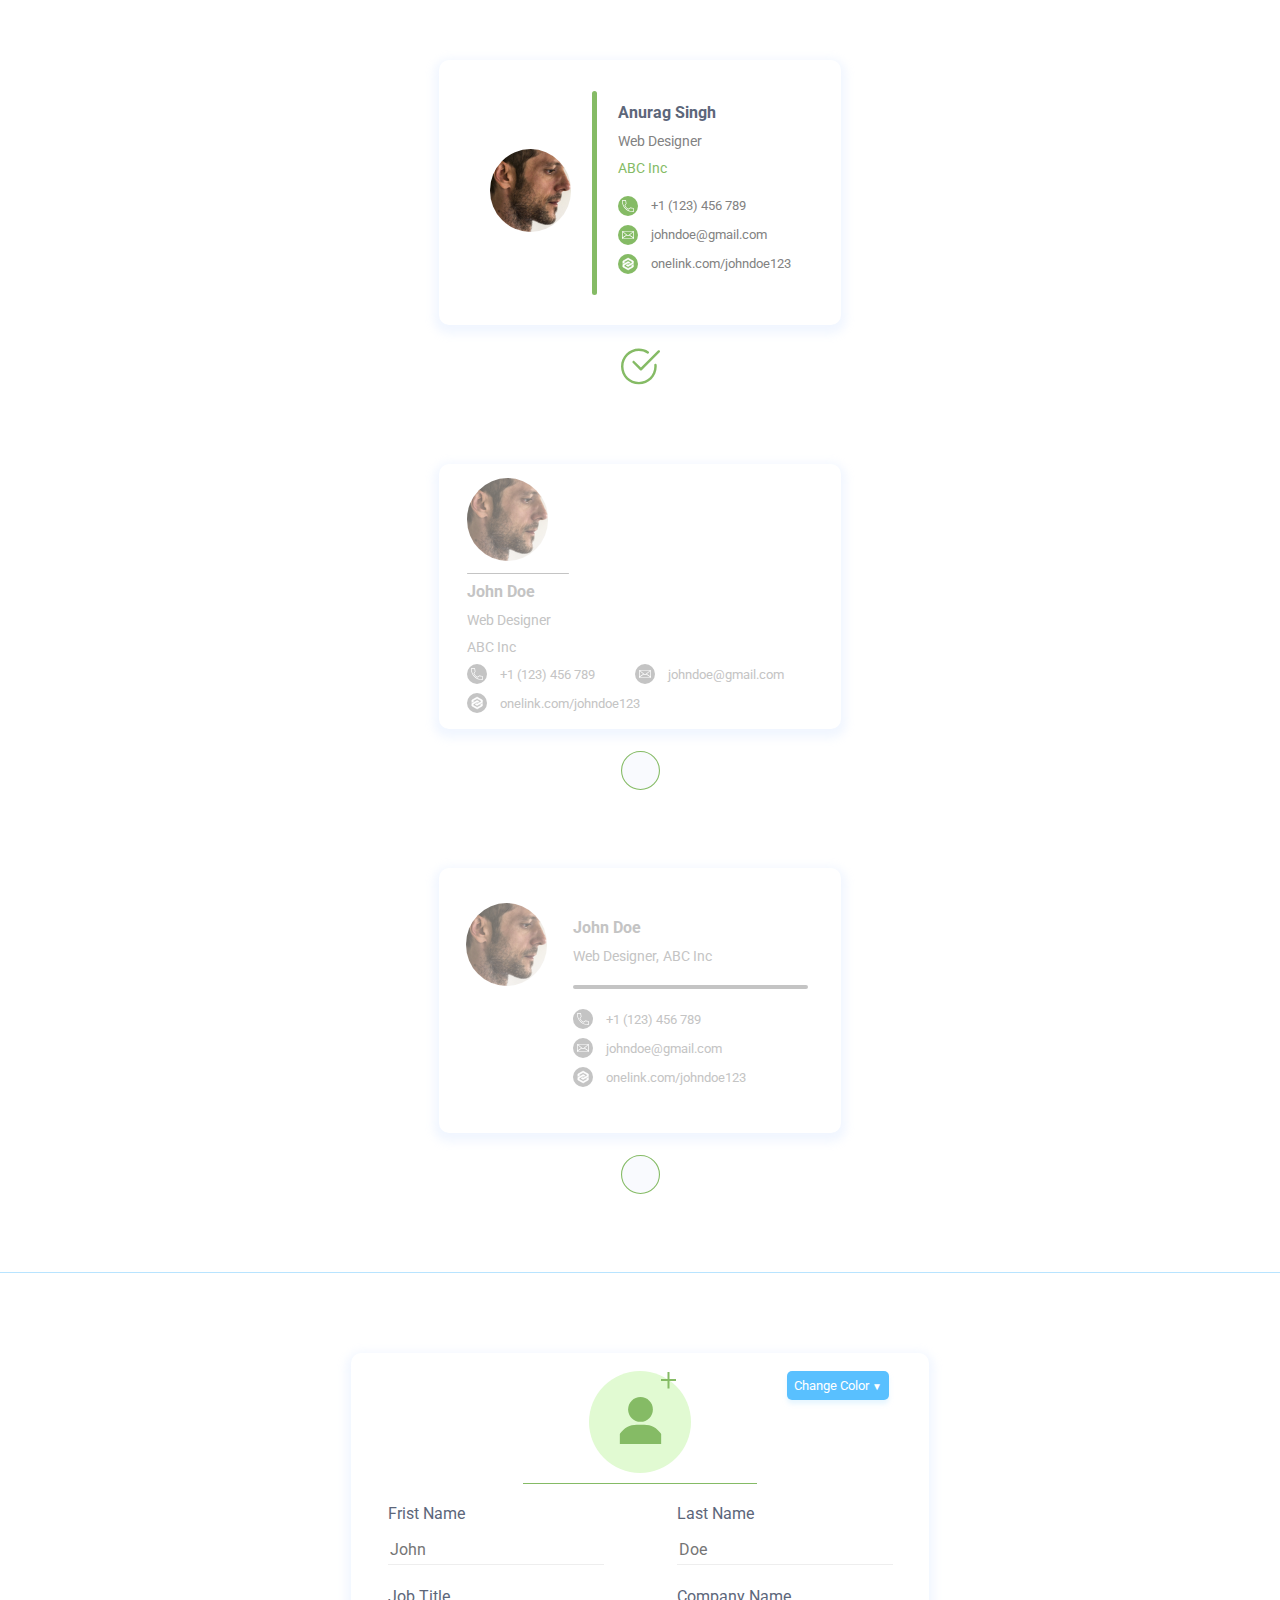
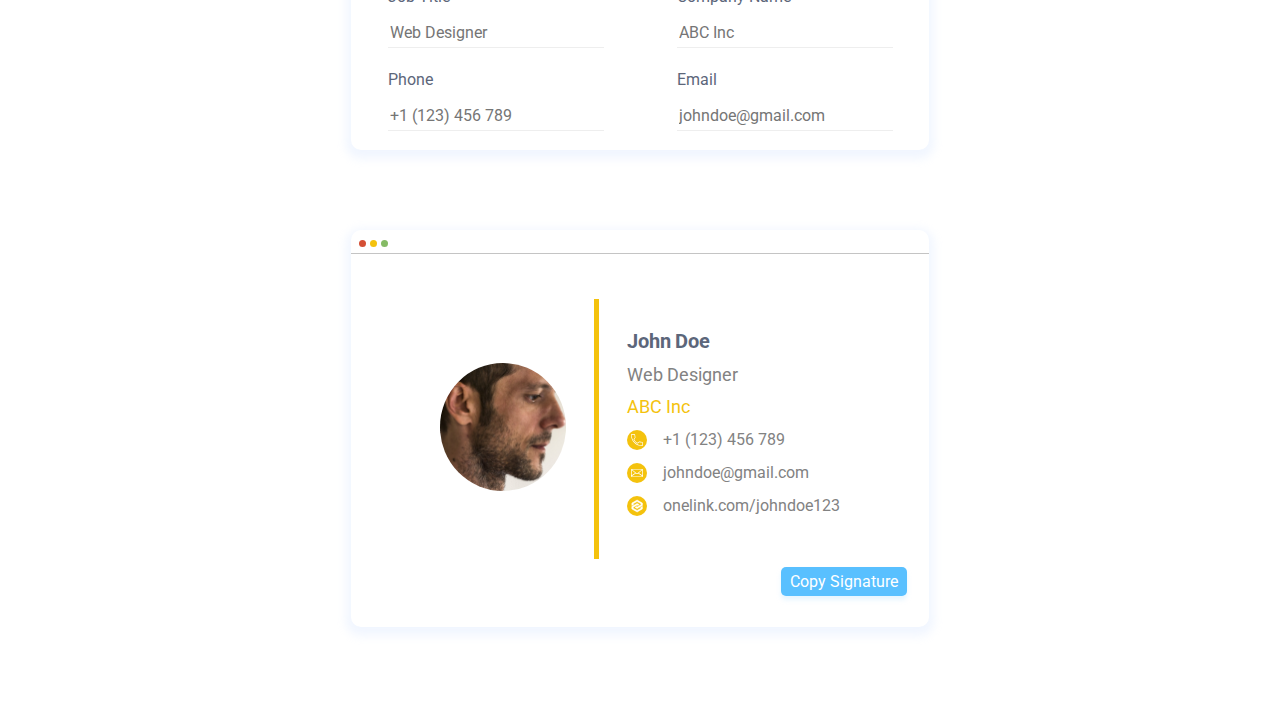
<file: index.html>
<!DOCTYPE html>
<html lang="en">
<head>
    <meta charset="UTF-8">
    <meta name="viewport" content="width=device-width, initial-scale=1.0">
    <link rel="stylesheet" href="main.css">
    <link rel="preconnect" href="https://fonts.gstatic.com">
    <link rel="icon" href="img/favicon.ico" type="image/gif" sizes="16x16">
    <link href="https://fonts.googleapis.com/css2?family=Roboto:wght@100;300;400;500;700;900&display=swap" rel="stylesheet">
    <title>Signature</title>
</head>
<body>
    <div class="small-cards-container">
        <div class="card-check first-card">
            <div class="card card-1">
                <div class="profile-pic">
                    <img src="img/profile-pic.png" alt="" class="profile-img">
                </div>
                <div class="card-1-divider"></div>
                <div class="signature-details">
                    <div class="name">
                        <h3 class="first-name">Anurag</h3>
                        <h3 class="last-name">Singh</h3>
                    </div>
                    <p class="job-title">Web Designer</p>
                    <p class="company-name">ABC Inc</p>
                    <div class="phone">
                        <div class="icon">
                            <img src="img/phone-icon.svg" alt="" class="phone-icon">
                        </div>
                        <p class="phone-number">+1 (123) 456 789</p>
                    </div>
                    <div class="email">
                        <div class="icon">
                            <img src="img/email-icon.svg" alt="" class="email-icon">
                        </div>
                        <p class="email-id">johndoe@gmail.com</p>
                    </div>
                    <div class="link">
                        <div class="icon">
                            <img src="img/link-icon.svg" alt="" class=" link-icon">
                        </div>
                        <p class="one-link">onelink.com/johndoe123</p>
                    </div>
                </div>
            </div>
            <img class="checked" src="img/checkmark.svg" alt="">
        </div>
        <div class="card-check">
            <div class="card card-2 deactive-card">
                <div class="profile-pic">
                    <img src="img/profile-pic.png" alt="" class="profile-img">
                </div>
                <div class="card-2-divider"></div>
                <div class="signature-details">
                    <div class="name">
                        <h3 class="first-name">John</h3>
                        <h3 class="last-name">Doe</h3>
                    </div>
                    <p class="job-title">Web Designer</p>
                    <p class="company-name">ABC Inc</p>
                    <div class="phone-email">
                        <div class="phone">
                            <div class="icon">
                                <img src="img/phone-icon.svg" alt="" class="phone-icon">
                            </div>
                            <p class="phone-number">+1 (123) 456 789</p>
                        </div>
                        <div class="email">
                            <div class="icon">
                                <img src="img/email-icon.svg" alt="" class="email-icon">
                            </div>
                            <p class="email-id">johndoe@gmail.com</p>
                        </div>
                    </div>
                    <div class="link">
                        <div class="icon">
                            <img src="img/link-icon.svg" alt="" class=" link-icon">
                        </div>
                        <p class="one-link">onelink.com/johndoe123</p>
                    </div>
                </div>
            </div>
            <img src="img/circle.svg" alt="">
        </div>
        <div class="card-check">
            <div class="card card-3 deactive-card">
                <div class="profile-pic">
                    <img src="img/profile-pic.png" alt="" class="profile-img">
                </div>
                <div class="signature-details">
                    <div class="name">
                        <h3 class="first-name">John</h3>
                        <h3 class="last-name">Doe</h3>
                    </div>
                    <p class="job-title">Web Designer,</p>
                    <p class="company-name">ABC Inc</p>
                    <div class="card-3-divider"></div>
                    <div class="phone">
                        <div class="icon">
                            <img src="img/phone-icon.svg" alt="" class="phone-icon">
                        </div>
                        <p class="phone-number">+1 (123) 456 789</p>
                    </div>
                    <div class="email">
                        <div class="icon">
                            <img src="img/email-icon.svg" alt="" class="email-icon">
                        </div>
                        <p class="email-id">johndoe@gmail.com</p>
                    </div>
                    <div class="link">
                        <div class="icon">
                            <img src="img/link-icon.svg" alt="" class=" link-icon">
                        </div>
                        <p class="one-link">onelink.com/johndoe123</p>
                    </div>
                </div>
            </div>
            <img src="img/circle.svg" alt="">
        </div>
    </div>
    <div class="blue-divider"></div>
    <div class="big-cards-container">
        <div class="input-card big-card">
            <div class="top-section">
                <div class="profile-avatar">
                    <img src="img/profile-avatar.svg" alt="">
                    <div class="profile-avatar-divider"></div>
                </div>
                <div class="change-color">
                    <button>Change Color <span>▼</span></button>
                </div>
            </div>
            <div class="input-section">
                <div class="input-fields name">
                    <div class="input-first-name">
                        <p>Frist Name</p>
                        <input type="text" placeholder="John">
                    </div>
                    <div class="input-last-name">
                        <p>Last Name</p>
                        <input type="text" placeholder="Doe">
                    </div>
                </div>
                <div class="input-fields job-company">
                    <div class="input-job">
                        <p>Job Title</p>
                        <input type="text" placeholder="Web Designer">
                    </div>
                    <div class="input-company">
                        <p>Company Name</p>
                        <input type="text" placeholder="ABC Inc">
                    </div>
                </div>
                <div class="input-fields phone-email">
                    <div class="input-phone">
                        <p>Phone</p>
                        <input type="text" placeholder="+1 (123) 456 789">
                    </div>
                    <div class="input-email">
                        <p>Email</p>
                        <input type="text" placeholder="johndoe@gmail.com">
                    </div>
                </div>
            </div>
        </div>
    
        <div class="output-card big-card">
            <div class="three-buttons">
                <img src="img/three-buttons.svg" alt="">
            </div>
            <div class="output-card output-1">

                <div class="profile-pic">
                    <img src="img/big-profile.svg" alt="" class="profile-img">
                </div>
                <div class="output-card-divider"></div>
                <div class="signature-details">
                    <div class="name">
                        <h3 class="first-name">John</h3>
                        <h3 class="last-name">Doe</h3>
                    </div>
                    <p class="job-title">Web Designer</p>
                    <p class="company-name">ABC Inc</p>
                    <div class="phone">
                        <div class="icon">
                            <img src="img/phone-icon.svg" alt="" class="phone-icon">
                        </div>
                        <p class="phone-number">+1 (123) 456 789</p>
                    </div>
                    <div class="email">
                        <div class="icon">
                            <img src="img/email-icon.svg" alt="" class="email-icon">
                        </div>
                        <p class="email-id">johndoe@gmail.com</p>
                    </div>
                    <div class="link">
                        <div class="icon">
                            <img src="img/link-icon.svg" alt="" class=" link-icon">
                        </div>
                        <p class="one-link">onelink.com/johndoe123</p>
                    </div>
                </div>
            </div>
<!--             <div class="output-2">
                <div class="profile-pic">
                    <img src="img/big-profile.svg" alt="" class="big-profile-img">
                </div>
                <div class="card-2-divider output-2-divider"></div>
                <div class="signature-details">
                    <div class="name">
                        <h3 class="first-name">John</h3>
                        <h3 class="last-name">Doe</h3>
                    </div>
                    <p class="job-title">Web Designer</p>
                    <p class="company-name">ABC Inc</p>
                    <div class="phone-email">
                        <div class="phone">
                            <div class="icon">
                                <img src="img/phone-icon.svg" alt="" class="phone-icon">
                            </div>
                            <p class="phone-number">+1 (123) 456 789</p>
                        </div>
                        <div class="email">
                            <div class="icon">
                                <img src="img/email-icon.svg" alt="" class="email-icon">
                            </div>
                            <p class="email-id">johndoe@gmail.com</p>
                        </div>
                    </div>
                    <div class="link">
                        <div class="icon">
                            <img src="img/link-icon.svg" alt="" class=" link-icon">
                        </div>
                        <p class="one-link">onelink.com/johndoe123</p>
                    </div>
                </div>
            </div>
             <div class="output-3">
                <div class="profile-pic">
                    <img src="img/big-profile.svg" alt="" class="profile-img">
                </div>
                <div class="signature-details">
                    <div class="name">
                        <h3 class="first-name">John</h3>
                        <h3 class="last-name">Doe</h3>
                    </div>
                    <p class="job-title">Web Designer,</p>
                    <p class="company-name">ABC Inc</p>
                    <div class="output-3-divider"></div>
                    <div class="phone">
                        <div class="icon">
                            <img src="img/phone-icon.svg" alt="" class="phone-icon">
                        </div>
                        <p class="phone-number">+1 (123) 456 789</p>
                    </div>
                    <div class="email">
                        <div class="icon">
                            <img src="img/email-icon.svg" alt="" class="email-icon">
                        </div>
                        <p class="email-id">johndoe@gmail.com</p>
                    </div>
                    <div class="link">
                        <div class="icon">
                            <img src="img/link-icon.svg" alt="" class=" link-icon">
                        </div>
                        <p class="one-link">onelink.com/johndoe123</p>
                    </div>
                </div>
            </div> -->
            <button class="signature-btn">Copy Signature</button>
        </div>
    </div>
</body>
</html>
</file>
<file: main.css>
*, 
*::before,
*::after {
    box-sizing: border-box;
    margin: 0;
    padding: 0;
}

body {
    margin: 0;
    display: flex;
    flex-direction: column;
    justify-content: center;
    align-items: center;
    font-family: 'Roboto', sans-serif;
    margin: 60px 0;
}

.small-cards-container, .big-cards-container {
    display: flex;
    justify-content: space-between;
    width: 95%;
    max-width: 1320px;
}

.card-check {
    display: flex;
    flex-direction: column;
    align-items: center;
}

.card-check > img {
    margin: 22px 0 28px;
    width: 39px;
}

/* ----------Cards---------- */

.card {
    width: 402px;
    height: 265px;
    background: #fff;
    box-shadow: 0px 4px 10px 5px rgba(183, 209, 255, 0.2);
    border-radius: 10px;
    display: flex;
}

/* Card-1 */

.card-1 {
    align-items: center;
    justify-content: center;
}

.card-1-divider {
    height: 204px;
    width: 5px;
    background: #85BB65;
    border-radius: 10px;
    margin: 0 21px;
}

/* Card-2 */

.card-2 {
    flex-direction: column;
    padding-left: 28px;
    padding-top: 14px;
}

.card-2-divider {
    height: 1px;
    width: 101.5px;
    background: #85BB65;
    border-radius: 2px;
    margin:8px 0;
}

.card-2 .company-name {
    margin: 0px;
}

.card-2 .phone-email {
    display: flex;
}

.card-2 .link {
    margin: 0;
}

.card-2 .email {
    margin-left: 40px;
}

/* Card-3 */

.card-3 .profile-pic {
    flex: 0.8;
    padding-top: 35px;
    padding-left: 27px;
}

.card-3 .signature-details {
    flex: 2;
    padding-top: 50px;
}

.card-3 .company-name, .card-3 .job-title {
    display: inline-block;
    margin: 11px 0 0 0;

}

.card-3-divider {
    height: 4px;
    width: 235px;
    background: #85BB65;
    border-radius: 10px;
    margin: 20px 0;
}

/* Card Componentes */

.profile-img {
    border-radius: 50%;
}

.first-name, .last-name {
    display: inline-block;
    font-size: 1em;
    color: #5C667A;
}

.job-title {
    color: #828282;
    font-size: 14px;
    margin: 11px 0;
}

.company-name {
    color: #85BB65;
    font-size: 14px;
    margin-bottom: 20px;
}

.icon {
    background: #85BB65;
    border-radius: 50%;
    width: 20px;
    height: 20px;
    display: flex;
    justify-content: center;
    align-items: center;
    margin-right: 1em;
}

.phone, .email, .link {
    display: flex;
    align-items: center;
    font-size: 13px;
    margin: 9px 0;
    color: #828282;
}

.deactive-card * {
    color: #C4C4C4;
}

.card-2 .profile-img, .card-3 .profile-img {
    opacity: 0.6;
}

.deactive-card .icon, .card-2-divider, .card-3-divider {
    background: #C4C4C4;
}

/* Blue Divider */

.blue-divider {
    width: 100%;
    height: 1px;
    background: #B8E4FF;
    margin-bottom: 80px;
}


/* Input Card */

.big-card {
    width: 578px;
    height: 397px;
    background: #FFFFFF;
    box-shadow: 0px 4px 10px 5px rgba(183, 209, 255, 0.2);
    border-radius: 10px;
}

.input-card {
    display: flex;
    flex-direction: column;
    align-items: center;
    justify-content: center;
}

.top-section {
    width: 100%;
    display: flex;
    justify-content: center;
    position: relative;
    margin-top: 20px;
}

.profile-avatar {
    display: flex;
    flex-direction: column;
}

.profile-avatar img {
    width: 102px;
    margin: 0 auto
}

.profile-avatar-divider {
    width: 234px;
    height: 1px;
    background: #85BB65;
    margin: 10px 0 20px;
}

.change-color {
    position: absolute;
    right: 40px;
}

.change-color button {
    background: #59C0FF;
    border: none;
    color: #fff;
    padding: 7px;
    outline: none;
    font-size: 13px;
    box-shadow: 0px 4px 4px rgba(207, 237, 255, 0.5);
    border-radius: 5px;
    font-family: 'Roboto', sans-serif;
}

span {
    font-size: 10px;
}

.change-color button:focus {
    background: #4aafee;
}

.input-section {
    display: flex;
    width: 100%;
    align-items: center;
    flex-direction: column;
}

.input-fields {
    display: flex;
    width: 100%;
    justify-content: space-around;
    margin-bottom: 22px;

}

.input-section p {
    font-size: 16px;
    color: #5C667A;

}

input {
    width: 216px;
    outline: 0;
    border: 0;
    border-bottom: 1px solid #EEEEEE;
    padding: 5px 2px;
    margin-top: 12px ;
    font-size: 16px;
    font-family: 'Roboto', sans-serif;
    color: #5C667A;
}

/* Output Card */

.output-card {
    display: flex;
    align-items: center;
    justify-content: center;
    position: relative;
}

.three-buttons {
    position: absolute;
    top: 2px;
    width: 100%;
    border-bottom: 1px solid #C4C4C4;
    padding: 0 0 2px 8px;
    
}

.output-card-divider {
    width: 5px;
    height: 260px;
    background: #F4C20D;
    margin: 0 28px;
}

.output-card .first-name, .output-card .last-name {
    font-size: 20px;
}

.output-card .job-title {
    font-size: 18px;
}

.output-card .company-name {
    font-size: 18px;
    color: #F4C20D;
    margin-bottom: 16px;
}

.output-card .icon {
    background: #F4C20D;
}

.output-card .phone, .output-card .email, .output-card .link {
    font-size: 16px;
    margin: 13px 0;
}

.signature-btn {
    position: absolute;
    bottom: 31px;
    right: 22px;
    color: #fff;
    background: #59C0FF;
    border: none;
    padding: 5px 9px;
    box-shadow: 0px 4px 4px rgba(207, 237, 255, 0.5);
    border-radius: 5px;
    outline: none;
    font-size: 16px;
    font-family: 'Roboto', sans-serif;
}

.signature-btn:focus {
    background: #4aafee;
}

/* Output Card 2 */

.big-profile-img {
    border-radius: 50%;
}

.output-2-divider {
    width: 160px;
    margin: 10px 0;
     background: #F4C20D;
}

.output-2 {
    width: 100%;
    display: flex;
    flex-direction: column;
    padding-top: 30px;
    padding-left: 40px;
}

.output-card .phone-email {
    display: flex;
}

.output-card .phone-email .email {
    margin-left: 70px;
}

.output-card .company-name {
    margin-bottom: 8px;
}

.output-card .link {
    margin-top: 5px;
}


/* Output Card-3 */

.output-3 {
    display: flex;
    width: 100%;
    padding-left: 40px;
    margin-bottom: 0px;
}

.output-3 .signature-details {
    margin-left: 40px;
    margin-top: 20px;
}

.output-3 .company-name, .output-3 .job-title {
    display: inline-block;
    margin: 15px 0 0 0;

}

.output-3-divider {
    width: 300px;
    height: 4px;
    background: #F4C20D;
    margin: 20px 0;
    border-radius: 10px;
}

@media (max-width: 1300px) {
    body {
        display: block;
        margin: 0;
    }
    .small-cards-container, .big-cards-container {
        flex-direction: column;
        justify-content: center;
        align-items: center;
        margin: 0 auto;
    }

    .card-check {
        margin-bottom: 50px;
    }

    .first-card {
        margin-top: 60px;
    }

    .big-card {
        margin-bottom: 80px;
    }
}

@media (max-width: 600px) {

.big-card {
    width: 402px;
    height: 265px;
}

.input-card {
    display: flex;
    flex-direction: column;
    align-items: center;
    justify-content: center;
}

.top-section {
    margin-top: 5px;
}

.profile-avatar img {
    width: 62px;
    margin: 0 auto;
}

.profile-avatar-divider {
    width: 144px;
    margin: 5px 0 10px;
}

.change-color {
    right: 20px;
    top: 10px;
}

.change-color button {
    padding: 5px;
    font-size: 12px;
}

.input-fields {
    margin-bottom: 12px;
}

.input-section p {
    font-size: 14px;
}

input {
    width: 156px;
    padding: 3px;
    margin-top: 8px ;
    font-size: 14px;
}

/* Output Card */
.output-card {
    display: flex;
    align-items: center;
    justify-content: center;
    position: relative;
}

.three-buttons {
    position: absolute;
    top: 0px;
    padding: 0 0 0px 8px;
    
}

.output-card-divider {
    height: 200px;
    margin: 0 21px;
}

.output-2-divider {
    width: 5px;
    height: 200px;
    background: #F4C20D;
    margin: 0 28px;
    border-radius: 5px;
}

.output-card .first-name, .output-card .last-name {
    font-size: 16px;
}

.output-card .job-title {
    font-size: 14px;
}

.output-card .company-name {
    font-size: 14px;
    margin-bottom: 16px;
}

.output-card .phone, .output-card .email, .output-card .link {
    font-size: 14px;
    margin: 9px 0;
}

.signature-btn {
    bottom: 15px;
    right: 20px;
    font-size: 12px;
}

.output-card .profile-img {
    width: 82px;
}

.card-check {
    margin-bottom: 25px;
}

/* Output Card 2 */

.output-2 {
    flex-direction: column;
    padding-left: 28px;
    padding-top: 14px;
}

.output-2-divider {
    height: 1px;
    width: 101.5px;
    margin:4px 0;
}

.output-2 .job-title {
    margin: 5px 0;
}

.output-2 .company-name {
    margin: 0px;
}

.output-2 .link {
    margin: 0;
}

.big-profile-img {
    width: 82px;
    margin-top: 0px;
}

.output-card .phone-email .email {
    margin-left: 40px;
}

/* Output Card - 3 */

.output-3-divider {
    width: 210px;
    height: 4px;
    background: #F4C20D;
    margin: 2px 0 20px 0;
    border-radius: 10px;
}

.output-3 .job-title, .output-3 .company-name {
    margin: 10px 0;
}

}

@media (max-width: 450px) {
    html {
        zoom: 85%;
    }
}

@media (max-width: 370px) {
    html {
        zoom: 80%;
    }
}
</file>
